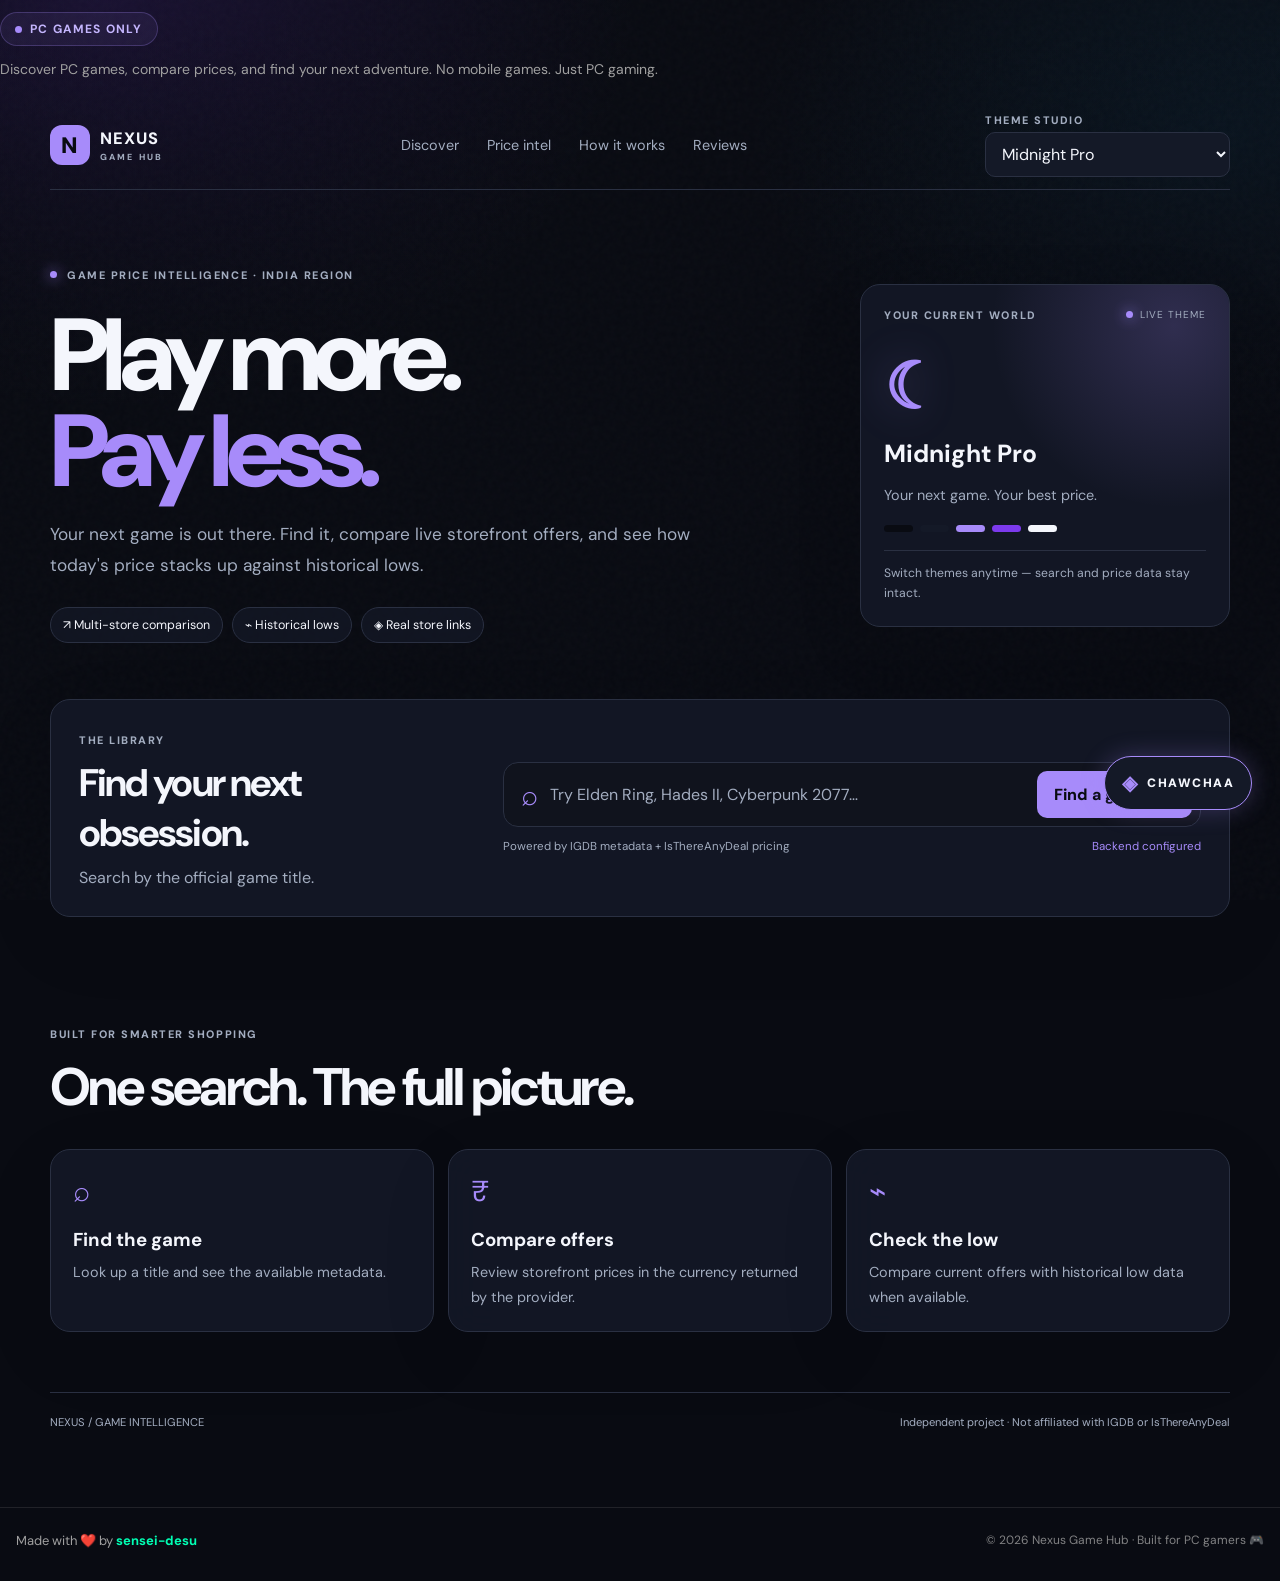
<file: frontend/index.html>
<!doctype html>
<html lang="en">
<head>
  <meta charset="utf-8"><meta name="viewport" content="width=device-width,initial-scale=1">
  <meta name="theme-color" content="#090b12">
  <title>Nexus Game Hub — Game Price Intelligence</title>
  <link rel="preconnect" href="https://fonts.googleapis.com">
  <link rel="preconnect" href="https://fonts.gstatic.com" crossorigin>
  <link href="https://fonts.googleapis.com/css2?family=DM+Sans:wght@400;500;600;700;800&family=Space+Grotesk:wght@400;500;600;700&family=Cinzel:wght@500;600;700&display=swap" rel="stylesheet">
  <link rel="stylesheet" href="styles.css">
  <script src="themes.js" defer></script>
  <script src="app.js" defer></script>
</head>
  <div class="pc-games-badge">
    <span class="pc-dot"></span>
    PC GAMES ONLY
</div>

<p class="pc-games-description">
    Discover PC games, compare prices, and find your next adventure.
    No mobile games. Just PC gaming.
</p>
<body data-theme="Midnight Pro">
  <div class="backdrop" aria-hidden="true"></div><div class="grain" aria-hidden="true"></div>
  <header class="nav shell">
    <a class="brand" href="#top" aria-label="Nexus Game Hub home"><span class="brand-mark">N</span><span>NEXUS<small>GAME HUB</small></span></a>
    <nav><a href="#top">Discover</a><a href="#results">Price intel</a><a href="#how">How it works</a><a href="reviews.html">Reviews</a></nav>
    <label class="theme-picker"><span>THEME STUDIO</span><select id="themeSelect" aria-label="Choose a theme"></select></label>
  </header>
  <main id="top" class="shell">
    <section class="hero">
      <div class="hero-copy"><div class="eyebrow"><span class="pulse"></span> GAME PRICE INTELLIGENCE · INDIA REGION</div>
        <h1>Play more.<br><span>Pay less.</span></h1>
        <p class="lede">Your next game is out there. Find it, compare live storefront offers, and see how today's price stacks up against historical lows.</p>
        <div class="hero-pills"><span>↗ Multi-store comparison</span><span>⌁ Historical lows</span><span>◈ Real store links</span></div>
      </div>
      <aside class="theme-card"><div class="theme-card-top"><span class="tiny-label">YOUR CURRENT WORLD</span><span class="live-tag"><i></i> LIVE THEME</span></div><div class="theme-symbol" id="themeSymbol">✦</div><h2 id="themeTitle">Midnight Pro</h2><p id="themeTagline">Your next game. Your best price.</p><div class="palette" id="palette"></div><p class="theme-hint">Switch themes anytime — search and price data stay intact.</p></aside>
    </section>
    <section class="search-panel" aria-label="Search games"><div class="search-intro"><span class="section-index">THE LIBRARY</span><h2>Find your next obsession.</h2><p>Search by the official game title.</p></div>
      <form id="searchForm"><label class="searchbox"><span>⌕</span><input id="gameQuery" name="game" placeholder="Try Elden Ring, Hades II, Cyberpunk 2077…" autocomplete="off" required><button type="submit" id="searchButton">Find a game <b>↗</b></button></label><div class="search-foot"><span>Powered by IGDB metadata + IsThereAnyDeal pricing</span><span id="apiStatus" class="api-status">API not checked</span></div></form>
    </section>
    <section id="searchHistory" class="search-history" aria-label="Recent game searches" hidden>
      <div class="history-heading"><div><span class="section-index">RECENTLY EXPLORED</span><h2>Search history</h2></div><button id="clearHistory" class="history-clear" type="button">Clear history</button></div>
      <div id="historyList" class="history-list"></div>
    </section>
    <div id="notice" class="notice" role="status" hidden></div>
    <section id="results" class="results" aria-live="polite"></section>
    <section id="how" class="how"><div class="section-index">BUILT FOR SMARTER SHOPPING</div><h2>One search. The full picture.</h2><div class="feature-grid"><article><span>⌕</span><h3>Find the game</h3><p>Look up a title and see the available metadata.</p></article><article><span>₹</span><h3>Compare offers</h3><p>Review storefront prices in the currency returned by the provider.</p></article><article><span>⌁</span><h3>Check the low</h3><p>Compare current offers with historical low data when available.</p></article></div></section>
    <footer><span>NEXUS / GAME INTELLIGENCE</span><span>Independent project · Not affiliated with IGDB or IsThereAnyDeal</span></footer>
  </main>
  <button id="matrixToggle" class="matrix-fab" aria-label="Open Chawchaa chat" title="Chat with Chawchaa"><span class="matrix-fab-icon">◈</span><span> CHAWCHAA</span></button>
  <section id="matrixPanel" class="matrix-panel" aria-label="Chawchaa gaming assistant" hidden>
    <header class="matrix-header"><div><span class="matrix-status-dot"></span><strong>CHAWCHAA</strong><small>Gaming intelligence · Ollama Cloud</small></div><button id="matrixClose" class="matrix-close" type="button" aria-label="Close Chawchaa">×</button></header>
    <div id="matrixMessages" class="matrix-messages" aria-live="polite"><div class="matrix-message assistant"><span class="matrix-speaker">CHAWCHAA AI</span><p>Arre bhai, welcome! 🎮 Ask me about PC game lore, gameplay, recommendations, comparisons, requirements, or whether a game is worth your paisa.</p></div></div>
    <div class="matrix-prompts"><button type="button" data-prompt="Compare Elden Ring and Sekiro gameplay">Compare games</button><button type="button" data-prompt="Is Cyberpunk 2077 worth playing?">Game recommendation</button></div>
    <form id="matrixForm" class="matrix-form"><label class="sr-only" for="matrixInput">Ask Chawchaa about a game</label><textarea id="matrixInput" rows="2" maxlength="1200" placeholder="Ask about a game…" required></textarea><button id="matrixSend" type="submit" aria-label="Send message">➤</button></form>
    <p class="matrix-footnote">Gaming topics only · Responses may contain errors</p>
  </section>
</body>
<footer class="site-footer">
    <p>
        Made with ❤️ by
        <a
            href="https://github.com/sensei-desu"
            target="_blank"
            rel="noopener noreferrer"
        >sensei-desu</a>
    </p>
    <span>© 2026 Nexus Game Hub · Built for PC gamers 🎮</span>
</footer></html>
</file>
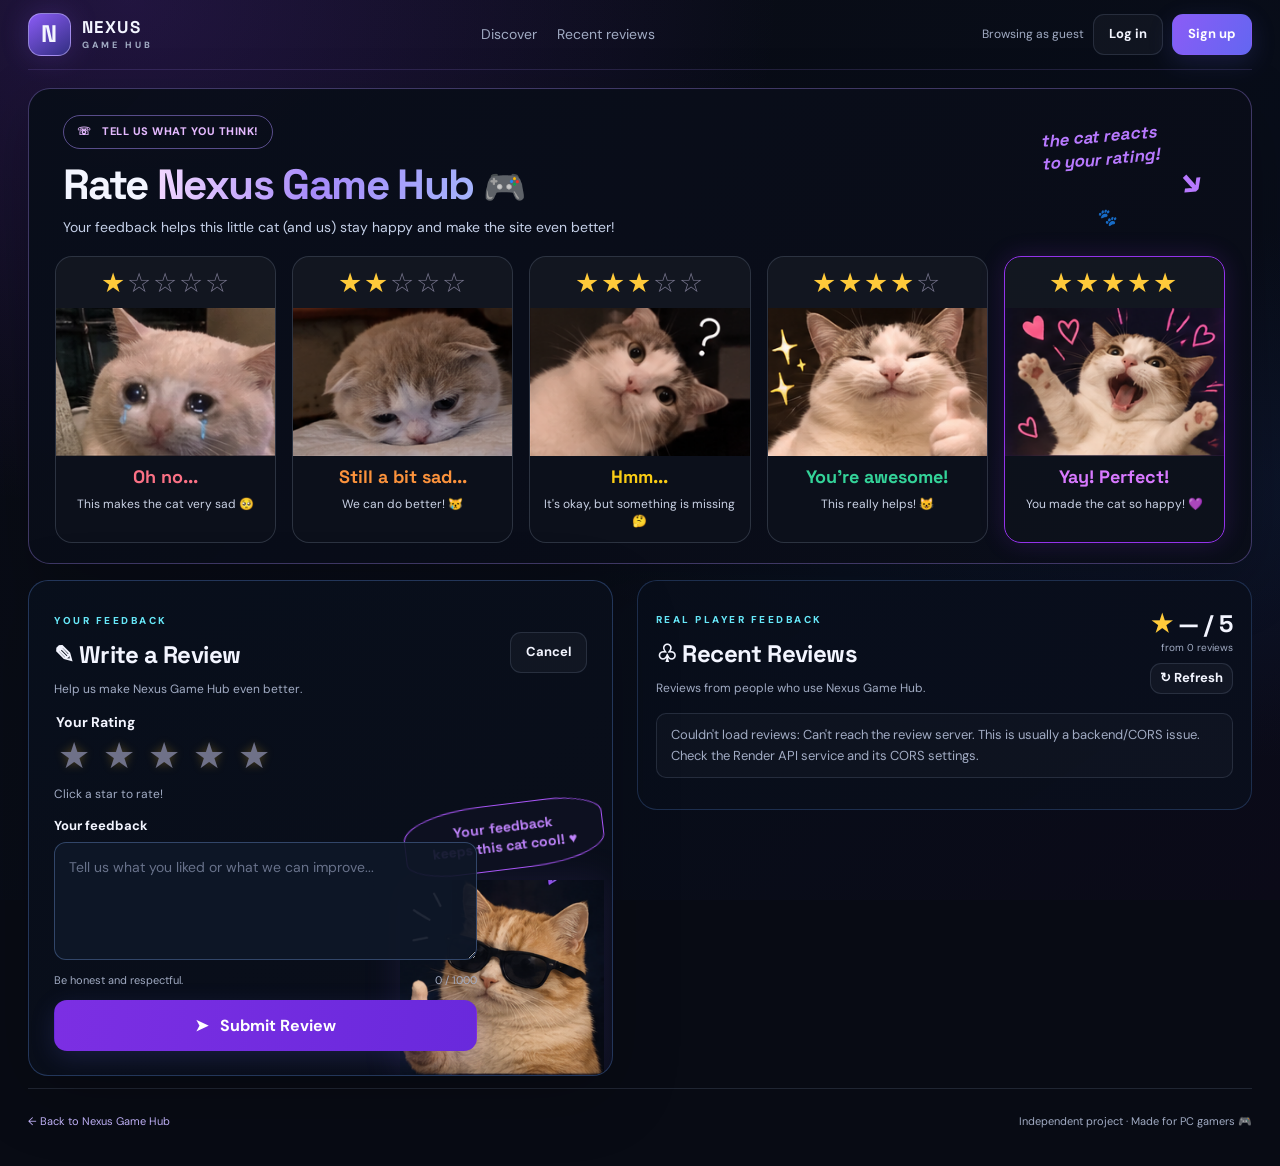
<file: frontend/reviews.html>
<!doctype html>
<html lang="en">
<head>
  <meta charset="utf-8">
  <meta name="viewport" content="width=device-width, initial-scale=1">
  <meta name="theme-color" content="#090b12">
  <title>Reviews — Nexus Game Hub</title>
  <link rel="preconnect" href="https://fonts.googleapis.com">
  <link rel="preconnect" href="https://fonts.gstatic.com" crossorigin>
  <link href="https://fonts.googleapis.com/css2?family=DM+Sans:wght@400;500;600;700;800&family=Space+Grotesk:wght@400;500;600;700&display=swap" rel="stylesheet">
  <link rel="stylesheet" href="reviews.css">
  <script src="reviews.js" defer></script>
</head>
<body>
  <div class="reviews-backdrop"></div>
  <header class="reviews-nav">
    <a class="reviews-brand" href="index.html"><span class="brand-mark">N</span><span>NEXUS<small>GAME HUB</small></span></a>
    <nav><a href="index.html">Discover</a><a href="#community">Recent reviews</a></nav>
    <div class="account-actions">
      <span id="accountStatus">Browsing as guest</span>
      <button id="navLogin" class="button button-quiet" type="button">Log in</button>
      <button id="navSignup" class="button button-primary" type="button">Sign up</button>
      <button id="logoutButton" class="button button-quiet" type="button" hidden>Log out</button>
    </div>
  </header>

  <main class="reviews-main">
    <section class="cat-showcase">
      <div class="showcase-heading">
        <div>
          <span class="eyebrow">☏ &nbsp; TELL US WHAT YOU THINK!</span>
          <h1>Rate <span>Nexus Game Hub</span> <span class="gamepad">🎮</span></h1>
          <p>Your feedback helps this little cat (and us) stay happy and make the site even better!</p>
        </div>
        <div class="paw-note">the cat reacts<br>to your rating! <span>↘</span> 🐾</div>
      </div>
      <div class="rating-gallery">
        <article class="rating-card rating-one" data-rating="1" role="button" tabindex="0" aria-label="Select 1 star rating">
          <div class="gallery-stars">★<span>☆☆☆☆</span></div>
          <img src="assets/cats/cat-1-crying.png" alt="Crying cat for a one-star rating">
          <div class="rating-caption"><strong>Oh no...</strong><p>This makes the cat very sad 🥺</p></div>
        </article>
        <article class="rating-card rating-two" data-rating="2" role="button" tabindex="0" aria-label="Select 2 star rating">
          <div class="gallery-stars">★★<span>☆☆☆</span></div>
          <img src="assets/cats/cat-2-sad.png" alt="Sad cat for a two-star rating">
          <div class="rating-caption"><strong>Still a bit sad...</strong><p>We can do better! 😿</p></div>
        </article>
        <article class="rating-card rating-three" data-rating="3" role="button" tabindex="0" aria-label="Select 3 star rating">
          <div class="gallery-stars">★★★<span>☆☆</span></div>
          <img src="assets/cats/cat-3-confused.png" alt="Confused cat for a three-star rating">
          <div class="rating-caption"><strong>Hmm...</strong><p>It's okay, but something is missing 🤔</p></div>
        </article>
        <article class="rating-card rating-four" data-rating="4" role="button" tabindex="0" aria-label="Select 4 star rating">
          <div class="gallery-stars">★★★★<span>☆</span></div>
          <img src="assets/cats/cat-4-happy.png" alt="Happy cat for a four-star rating">
          <div class="rating-caption"><strong>You're awesome!</strong><p>This really helps! 😺</p></div>
        </article>
        <article class="rating-card rating-five" data-rating="5" role="button" tabindex="0" aria-label="Select 5 star rating">
          <div class="gallery-stars">★★★★★</div>
          <img src="assets/cats/cat-5-celebrating.png" alt="Celebrating cat for a five-star rating">
          <div class="rating-caption"><strong>Yay! Perfect!</strong><p>You made the cat so happy! 💜</p></div>
        </article>
      </div>
    </section>

    <section class="lower-layout">
      <section id="reviewFormSection" class="review-form-card">
        <div class="section-heading">
          <div><span class="eyebrow">YOUR FEEDBACK</span><h2 id="reviewFormTitle">✎ Write a Review</h2><p>Help us make Nexus Game Hub even better.</p></div>
          <button id="cancelReviewButton" class="button button-quiet" type="button">Cancel</button>
        </div>
        <form id="reviewForm">
          <fieldset class="rating-field">
            <legend>Your Rating</legend>
            <div id="catRating" class="cat-rating" role="radiogroup" aria-label="Choose a rating from one to five">
              <button type="button" class="cat-choice" data-rating="1" role="radio" aria-checked="false" aria-label="1 star">★</button>
              <button type="button" class="cat-choice" data-rating="2" role="radio" aria-checked="false" aria-label="2 stars">★</button>
              <button type="button" class="cat-choice" data-rating="3" role="radio" aria-checked="false" aria-label="3 stars">★</button>
              <button type="button" class="cat-choice" data-rating="4" role="radio" aria-checked="false" aria-label="4 stars">★</button>
              <button type="button" class="cat-choice" data-rating="5" role="radio" aria-checked="false" aria-label="5 stars">★</button>
            </div>
            <p id="ratingHint" class="field-hint">Click a star to rate!</p>
          </fieldset>
          <label class="form-label" for="reviewText">Your feedback</label>
          <textarea id="reviewText" minlength="10" maxlength="1000" rows="4" required placeholder="Tell us what you liked or what we can improve..."></textarea>
          <div class="text-counter"><span>Be honest and respectful.</span><span id="characterCount">0 / 1000</span></div>
          <p id="reviewFormMessage" class="form-message" role="status" hidden></p>
          <button id="submitReviewButton" class="button button-primary button-large" type="submit">➤ &nbsp; Submit Review</button>
        </form>
        <div class="hero-cat-wrap"><div class="speech-bubble">Your feedback<br>keeps this cat cool! ♥</div><img class="hero-cat" src="assets/cats/cat-hero-sunglasses.png" alt="Cool orange cat wearing sunglasses and giving a thumbs up"></div>
      </section>

      <section id="authSection" class="auth-card" hidden>
        <div class="section-heading"><div><span class="eyebrow">JOIN THE COMMUNITY</span><h2 id="authTitle">Welcome back</h2></div><button id="closeAuthButton" class="button button-quiet" type="button">Close</button></div>
        <p id="authDescription">Log in to write or edit your review.</p>
        <div class="auth-tabs" role="tablist" aria-label="Account options"><button id="loginTab" class="auth-tab active" type="button" role="tab" aria-selected="true">Log in</button><button id="signupTab" class="auth-tab" type="button" role="tab" aria-selected="false">Create account</button></div>
        <form id="authForm">
          <label class="form-label" for="authUsername">Username</label><input id="authUsername" type="text" minlength="3" maxlength="20" pattern="[A-Za-z0-9_]{3,20}" autocomplete="username" placeholder="e.g. gamer_123" required>
          <label class="form-label" for="authPassword">Password</label><input id="authPassword" type="password" minlength="6" maxlength="128" autocomplete="current-password" placeholder="At least 6 characters" required>
          <p class="field-hint">Usernames: 3–20 letters, numbers, or underscores. Passwords: at least 6 characters.</p>
          <p id="authMessage" class="form-message" role="status" hidden></p><button id="authSubmitButton" class="button button-primary button-large" type="submit">Log in</button>
        </form>
      </section>

      <section id="community" class="community-section">
        <div class="section-heading">
          <div><span class="eyebrow">REAL PLAYER FEEDBACK</span><h2>♧ Recent Reviews</h2><p>Reviews from people who use Nexus Game Hub.</p></div>
          <div class="community-summary"><strong><span class="gold-star">★</span> <span id="averageRating">—</span> / 5</strong><small>from <span id="reviewCount">0</span> reviews</small><button id="refreshReviewsButton" class="button button-quiet" type="button">↻ Refresh</button></div>
        </div>
        <p id="reviewsMessage" class="reviews-message" role="status">Loading reviews…</p>
        <div id="reviewsList" class="reviews-list"></div>
      </section>
    </section>
    <footer class="reviews-footer"><a href="index.html">← Back to Nexus Game Hub</a><span>Independent project · Made for PC gamers 🎮</span></footer>
  </main>
</body>
</html>
</file>
<file: frontend/styles.css>
:root{color-scheme:dark;--bg:#090b12;--panel:#141927;--panel2:#10131d;--text:#f4f6fc;--muted:#a3adc0;--line:#2a3042;--accent:#a78bfa;--deep:#7c3aed;--radius:20px;--font:'DM Sans',sans-serif;--backdrop-a:rgba(124,58,237,.2);--backdrop-b:rgba(14,165,233,.12)}
*{box-sizing:border-box}html{scroll-behavior:smooth}body{margin:0;background:var(--bg);color:var(--text);font-family:var(--font);min-height:100vh;transition:background .3s,color .3s;overflow-x:hidden}a{color:inherit;text-decoration:none}.shell{width:min(1180px,calc(100% - 44px));margin-inline:auto}.backdrop{position:fixed;inset:0;z-index:-2;background:radial-gradient(ellipse at 8% 0%,var(--backdrop-a),transparent 32%),radial-gradient(ellipse at 95% 15%,var(--backdrop-b),transparent 27%),var(--bg);transition:background .35s;pointer-events:none}.backdrop::after{content:"";position:absolute;inset:0;background:linear-gradient(180deg,transparent 0%,var(--bg) 95%);opacity:.65}.grain{position:fixed;inset:0;z-index:-1;pointer-events:none;opacity:.12;background-image:url("data:image/svg+xml,%3Csvg viewBox='0 0 180 180' xmlns='http://www.w3.org/2000/svg'%3E%3Cfilter id='n'%3E%3CfeTurbulence type='fractalNoise' baseFrequency='.9' numOctaves='3' stitchTiles='stitch'/%3E%3C/filter%3E%3Crect width='100%25' height='100%25' filter='url(%23n)' opacity='.2'/%3E%3C/svg%3E")}
.nav{height:88px;display:flex;align-items:center;justify-content:space-between;border-bottom:1px solid var(--line);gap:24px}.brand{display:flex;align-items:center;gap:10px;font-weight:800;letter-spacing:.06em;font-size:1.03rem}.brand small{display:block;font-size:.55rem;letter-spacing:.24em;color:var(--muted);margin-top:2px}.brand-mark{display:grid;place-items:center;width:40px;height:40px;border-radius:12px;color:var(--bg);background:var(--accent);font-size:1.4rem;font-weight:900}.nav nav{display:flex;gap:28px;color:var(--muted);font-size:.9rem}.nav nav a:hover{color:var(--text)}.theme-picker{display:flex;flex-direction:column;gap:5px}.theme-picker span,.tiny-label,.section-index,.eyebrow{font-size:.68rem;letter-spacing:.14em;font-weight:800;color:var(--muted)}select,input,button{font:inherit}.theme-picker select{max-width:245px;color:var(--text);background:var(--panel);border:1px solid var(--line);border-radius:10px;padding:10px 34px 10px 12px;outline:none}.hero{padding:78px 0 56px;display:grid;grid-template-columns:1.35fr .65fr;gap:42px;align-items:center;position:relative}.hero-copy{max-width:720px}.eyebrow{display:flex;align-items:center;gap:10px}.pulse,.live-tag i{width:7px;height:7px;border-radius:50%;background:var(--accent);box-shadow:0 0 14px var(--accent);display:inline-block}.hero h1{font-size:clamp(3.7rem,8vw,7.3rem);line-height:.94;letter-spacing:-.075em;margin:25px 0 20px;font-weight:800}.hero h1 span{color:var(--accent)}.lede{max-width:640px;color:var(--muted);font-size:1.08rem;line-height:1.8}.hero-pills{display:flex;gap:9px;flex-wrap:wrap;margin-top:26px}.hero-pills span{font-size:.78rem;border:1px solid var(--line);border-radius:999px;padding:9px 12px;background:color-mix(in srgb,var(--panel) 75%,transparent)}.theme-card,.search-panel,.feature-grid article,.game-card,.metric,.offer{border:1px solid var(--line);background:color-mix(in srgb,var(--panel) 88%,transparent);backdrop-filter:blur(18px);border-radius:var(--radius);box-shadow:0 22px 80px #00000012}.theme-card{padding:23px;position:relative;overflow:hidden}.theme-card::before{content:"";position:absolute;inset:0;background:radial-gradient(circle at 85% 12%,color-mix(in srgb,var(--accent) 20%,transparent),transparent 42%);pointer-events:none}.theme-card>*{position:relative}.theme-card-top{display:flex;justify-content:space-between;align-items:center;gap:8px}.live-tag{font-size:.63rem;letter-spacing:.1em;color:var(--muted);display:flex;align-items:center;gap:7px}.theme-symbol{font-size:4rem;font-weight:800;letter-spacing:-.1em;color:var(--accent);margin:24px 0 8px;text-shadow:0 0 45px color-mix(in srgb,var(--accent) 30%,transparent)}.theme-card h2{font-size:1.55rem;margin:0}.theme-card p{color:var(--muted);line-height:1.6;font-size:.9rem}.palette{display:flex;gap:7px;margin:18px 0}.palette span{height:7px;width:29px;border-radius:9px;background:var(--swatch)}.theme-hint{border-top:1px solid var(--line);padding-top:13px;margin-bottom:0;font-size:.76rem!important}
.search-panel{padding:28px;display:grid;grid-template-columns:.72fr 1.28fr;gap:32px;align-items:center}.search-intro h2,.how h2{font-size:clamp(1.5rem,3vw,2.4rem);letter-spacing:-.05em;margin:9px 0}.search-intro p{color:var(--muted);margin:0}.searchbox{display:flex;align-items:center;gap:12px;padding:8px;background:var(--panel2);border:1px solid var(--line);border-radius:15px}.searchbox>span{font-size:1.8rem;color:var(--accent);padding-left:9px}.searchbox input{min-width:0;flex:1;background:transparent;border:0;outline:none;color:var(--text);padding:12px 0}.searchbox input::placeholder{color:var(--muted)}button{cursor:pointer;border:0}.searchbox button,.primary{background:var(--accent);color:var(--bg);font-weight:800;border-radius:10px;padding:13px 17px;white-space:nowrap}.searchbox button b{margin-left:12px}.search-foot{display:flex;justify-content:space-between;gap:14px;margin-top:12px;color:var(--muted);font-size:.72rem}.api-status{color:var(--accent)}.notice{padding:15px 18px;border:1px solid var(--line);border-radius:12px;margin:22px 0;background:var(--panel);color:var(--muted)}.notice.error{border-color:#ef444466;color:#ffb4b4}.results{margin-top:35px}.section-head{display:flex;align-items:end;justify-content:space-between;gap:20px;margin:0 0 18px}.section-head h2{margin:6px 0 0;font-size:2rem;letter-spacing:-.05em}.game-card{padding:24px;display:grid;grid-template-columns:145px 1fr;gap:24px}.cover{width:145px;aspect-ratio:3/4;object-fit:cover;border-radius:12px;background:var(--panel2)}.game-title{font-size:1.7rem;margin:0 0 10px}.chips{display:flex;gap:7px;flex-wrap:wrap}.chip{background:var(--panel2);border:1px solid var(--line);color:var(--muted);border-radius:999px;padding:5px 9px;font-size:.72rem}.summary{color:var(--muted);line-height:1.75;max-width:850px}.metric-grid{display:grid;grid-template-columns:repeat(3,1fr);gap:14px;margin:16px 0 26px}.metric{padding:19px}.metric-label{font-size:.7rem;letter-spacing:.12em;color:var(--muted);font-weight:800}.metric-value{font-size:1.75rem;font-weight:800;color:var(--accent);margin:8px 0 3px}.metric-sub{color:var(--muted);font-size:.8rem}.offers-title{font-size:1.35rem;margin:25px 0 13px}.offer{display:grid;grid-template-columns:42px 1fr auto;align-items:center;gap:12px;padding:15px 18px;margin-bottom:9px}.offer-icon{font-size:1.35rem}.offer-name{font-weight:800}.offer-sub{font-size:.78rem;color:var(--muted);margin-top:4px}.discount{display:inline-block;margin-top:5px;font-size:.68rem;font-weight:800;color:#16a34a;background:#16a34a1a;border-radius:5px;padding:3px 6px}.offer-price{text-align:right;font-weight:800;font-size:1.1rem}.buy{display:inline-block;margin-top:7px;padding:8px 11px;background:var(--accent);color:var(--bg);font-size:.75rem;border-radius:8px;font-weight:800}.how{padding:75px 0 60px}.how h2{font-size:clamp(2rem,5vw,3.3rem);margin:12px 0 28px}.feature-grid{display:grid;grid-template-columns:repeat(3,1fr);gap:14px}.feature-grid article{padding:22px}.feature-grid article>span{font-size:1.8rem;color:var(--accent)}.feature-grid h3{margin:17px 0 8px}.feature-grid p{color:var(--muted);line-height:1.7;font-size:.9rem;margin:0}footer{border-top:1px solid var(--line);padding:22px 0 30px;display:flex;justify-content:space-between;gap:18px;color:var(--muted);font-size:.7rem}.settings-fab{position:fixed;right:18px;bottom:18px;width:44px;height:44px;border-radius:50%;background:var(--panel);border:1px solid var(--line);color:var(--text);font-size:1.2rem;box-shadow:0 8px 25px #0003}dialog{width:min(480px,calc(100% - 28px));border:1px solid var(--line);border-radius:20px;background:var(--panel);color:var(--text);padding:0;box-shadow:0 25px 100px #0009}dialog::backdrop{background:#0009;backdrop-filter:blur(6px)}.settings{padding:28px;position:relative}.dialog-close{position:absolute;right:18px;top:14px;background:transparent;color:var(--muted);font-size:1.8rem}.settings h2{margin:10px 0}.settings p{color:var(--muted);line-height:1.6}.settings label{display:block;margin:20px 0 8px;font-size:.8rem}.settings input{width:100%;background:var(--panel2);border:1px solid var(--line);color:var(--text);padding:12px;border-radius:10px;outline:none}.dialog-actions{display:flex;gap:10px;margin-top:14px}.secondary{border:1px solid var(--line);background:var(--panel2);color:var(--text);padding:12px 14px;border-radius:10px}.settings-status{font-size:.8rem;min-height:1em}
/* Background personalities for each theme; standalone art is layered on top when available. */
body[data-backdrop="light"]{--backdrop-a:#2563eb22;--backdrop-b:#38bdf822}body[data-backdrop="midnight"]{--backdrop-a:#7c3aed40;--backdrop-b:#0ea5e922}body[data-backdrop="elden"]{--backdrop-a:#c6a65c35;--backdrop-b:#6b4e1c33}body[data-backdrop="spider"]{--backdrop-a:#f02d3a38;--backdrop-b:#168bff30}body[data-backdrop="pixel"]{--backdrop-a:#ff4fd830;--backdrop-b:#35f2a028}body[data-backdrop="cyber"]{--backdrop-a:#00e5ff32;--backdrop-b:#fcee0a2a}body[data-backdrop="sakura"]{--backdrop-a:#ffb7cd66;--backdrop-b:#ffdae866}body[data-backdrop="kawaii"]{--backdrop-a:#ffbfdd70;--backdrop-b:#beb3ff70}body[data-backdrop="psyduck"]{--backdrop-a:#ffde7555;--backdrop-b:#7ad5ff55}body[data-backdrop="samurai"]{--backdrop-a:#b62e3233;--backdrop-b:#e8e0d022}body[data-backdrop="nordic"]{--backdrop-a:#9bddf433;--backdrop-b:#1e88e533}body[data-backdrop="pastel"]{--backdrop-a:#dccEFF88;--backdrop-b:#a8e6cf55}body[data-backdrop="minecraft"]{--backdrop-a:#72d34b35;--backdrop-b:#429a3533}body[data-backdrop="jujutsu"]{--backdrop-a:#5747d855;--backdrop-b:#e22a5230}body[data-backdrop="library"]{--backdrop-a:#e08c3333;--backdrop-b:#4de2bd28}
body.has-art .backdrop{background-image:linear-gradient(180deg,#090b1270 0%,var(--bg) 100%),var(--theme-art),radial-gradient(ellipse at 8% 0%,var(--backdrop-a),transparent 32%),radial-gradient(ellipse at 95% 15%,var(--backdrop-b),transparent 27%);background-size:cover,cover,auto,auto;background-position:center,center,center,center;background-attachment:fixed,fixed,fixed,fixed}body[data-theme="Pure Light"].has-art .backdrop,body[data-theme="Sakura Dreams"].has-art .backdrop,body[data-theme="Kawaii Anime"].has-art .backdrop,body[data-theme="Psyduck.exe"].has-art .backdrop,body[data-theme="Pastel Dream"].has-art .backdrop{background-image:linear-gradient(180deg,#ffffff45 0%,var(--bg) 100%),var(--theme-art),radial-gradient(ellipse at 8% 0%,var(--backdrop-a),transparent 32%)}
@media(max-width:850px){.nav{height:auto;padding:17px 0;flex-wrap:wrap}.nav nav{order:3;width:100%;gap:18px}.hero{grid-template-columns:1fr;padding:55px 0 35px}.theme-card{max-width:520px}.search-panel{grid-template-columns:1fr;gap:20px}.searchbox{flex-wrap:wrap}.searchbox input{min-width:180px}.searchbox button{margin-left:auto}.game-card{grid-template-columns:100px 1fr}.cover{width:100px}.metric-grid{grid-template-columns:1fr}.feature-grid{grid-template-columns:1fr}footer{flex-direction:column}.search-foot{flex-direction:column}.offer{grid-template-columns:30px 1fr}.offer-price{grid-column:2;text-align:left}.offer-price .buy{margin-right:6px}}
@media(max-width:480px){.shell{width:min(100% - 26px,1180px)}.nav nav{font-size:.82rem;gap:14px}.theme-picker{width:100%}.theme-picker select{max-width:none}.hero h1{font-size:3.8rem}.search-panel{padding:18px}.searchbox button{width:100%}.game-card{padding:15px;grid-template-columns:1fr}.cover{width:115px}.game-title{font-size:1.45rem}.metric-value{font-size:1.5rem}}

/* Theme-specific cursor pointers. Text fields retain the normal text caret. */
body[data-cursor="Pure Light"], body[data-cursor="Pure Light"] button, body[data-cursor="Pure Light"] a, body[data-cursor="Pure Light"] select { cursor: url("[data-uri]") 4 2, pointer; }
body[data-cursor="Midnight Pro"], body[data-cursor="Midnight Pro"] button, body[data-cursor="Midnight Pro"] a, body[data-cursor="Midnight Pro"] select { cursor: url("[data-uri]") 4 2, pointer; }
body[data-cursor="Elden Ring — The Lands Between"], body[data-cursor="Elden Ring — The Lands Between"] button, body[data-cursor="Elden Ring — The Lands Between"] a, body[data-cursor="Elden Ring — The Lands Between"] select { cursor: url("[data-uri]") 4 2, pointer; }
body[data-cursor="Spider-Verse"], body[data-cursor="Spider-Verse"] button, body[data-cursor="Spider-Verse"] a, body[data-cursor="Spider-Verse"] select { cursor: url("[data-uri]") 4 2, pointer; }
body[data-cursor="Pixel Arcade"], body[data-cursor="Pixel Arcade"] button, body[data-cursor="Pixel Arcade"] a, body[data-cursor="Pixel Arcade"] select { cursor: url("[data-uri]") 4 2, pointer; }
body[data-cursor="Cyberpunk 2077"], body[data-cursor="Cyberpunk 2077"] button, body[data-cursor="Cyberpunk 2077"] a, body[data-cursor="Cyberpunk 2077"] select { cursor: url("[data-uri]") 4 2, pointer; }
body[data-cursor="Sakura Dreams"], body[data-cursor="Sakura Dreams"] button, body[data-cursor="Sakura Dreams"] a, body[data-cursor="Sakura Dreams"] select { cursor: url("[data-uri]") 4 2, pointer; }
body[data-cursor="Kawaii Anime"], body[data-cursor="Kawaii Anime"] button, body[data-cursor="Kawaii Anime"] a, body[data-cursor="Kawaii Anime"] select { cursor: url("[data-uri]") 4 2, pointer; }
body[data-cursor="Psyduck.exe"], body[data-cursor="Psyduck.exe"] button, body[data-cursor="Psyduck.exe"] a, body[data-cursor="Psyduck.exe"] select { cursor: url("[data-uri]") 4 2, pointer; }
body[data-cursor="Samurai Ink"], body[data-cursor="Samurai Ink"] button, body[data-cursor="Samurai Ink"] a, body[data-cursor="Samurai Ink"] select { cursor: url("[data-uri]") 4 2, pointer; }
body[data-cursor="Nordic Frost"], body[data-cursor="Nordic Frost"] button, body[data-cursor="Nordic Frost"] a, body[data-cursor="Nordic Frost"] select { cursor: url("[data-uri]") 4 2, pointer; }
body[data-cursor="Pastel Dream"], body[data-cursor="Pastel Dream"] button, body[data-cursor="Pastel Dream"] a, body[data-cursor="Pastel Dream"] select { cursor: url("[data-uri]") 4 2, pointer; }
body[data-cursor="Minecraft World"], body[data-cursor="Minecraft World"] button, body[data-cursor="Minecraft World"] a, body[data-cursor="Minecraft World"] select { cursor: url("[data-uri]") 4 2, pointer; }
body[data-cursor="Jujutsu Kaisen — Cursed Energy"], body[data-cursor="Jujutsu Kaisen — Cursed Energy"] button, body[data-cursor="Jujutsu Kaisen — Cursed Energy"] a, body[data-cursor="Jujutsu Kaisen — Cursed Energy"] select { cursor: url("[data-uri]") 4 2, pointer; }
body[data-cursor="Gamer's Library"], body[data-cursor="Gamer's Library"] button, body[data-cursor="Gamer's Library"] a, body[data-cursor="Gamer's Library"] select { cursor: url("[data-uri]") 4 2, pointer; }
input, textarea { cursor: text !important; }


/* Persistent recent game searches */
.search-history{margin-top:24px;padding:22px;border:1px solid var(--line);border-radius:var(--radius);background:color-mix(in srgb,var(--panel) 88%,transparent);backdrop-filter:blur(18px)}
.search-history[hidden]{display:none}
.history-heading{display:flex;align-items:center;justify-content:space-between;gap:16px;margin-bottom:14px}
.history-heading h2{font-size:1.35rem;letter-spacing:-.04em;margin:6px 0 0}
.history-clear{border:1px solid var(--line);border-radius:9px;padding:9px 12px;background:var(--panel2);color:var(--muted);font-size:.78rem}
.history-clear:hover,.history-remove:hover{color:var(--text);border-color:var(--accent)}
.history-list{display:grid;grid-template-columns:repeat(2,minmax(0,1fr));gap:8px}
.history-item{display:flex;align-items:center;gap:7px;min-width:0}
.history-replay{display:flex;align-items:center;gap:10px;flex:1;min-width:0;text-align:left;padding:11px 12px;border:1px solid var(--line);border-radius:10px;background:var(--panel2);color:var(--text)}
.history-replay:hover{border-color:var(--accent);transform:translateY(-1px)}
.history-game-icon{flex-shrink:0}.history-game-name{overflow:hidden;text-overflow:ellipsis;white-space:nowrap;font-size:.85rem}.history-open{margin-left:auto;color:var(--accent)}
.history-remove{flex-shrink:0;width:34px;height:38px;border:1px solid var(--line);border-radius:9px;background:transparent;color:var(--muted);font-size:1.2rem}
@media(max-width:700px){.history-list{grid-template-columns:1fr}.search-history{padding:16px}.history-heading h2{font-size:1.15rem}}

/* Chawchaa floating gaming assistant */
.matrix-fab{position:fixed;right:76px;bottom:18px;z-index:30;display:flex;align-items:center;gap:9px;padding:13px 17px;border:1px solid var(--accent);border-radius:999px;background:var(--panel);color:var(--text);font-size:.76rem;font-weight:900;letter-spacing:.12em;box-shadow:0 0 24px color-mix(in srgb,var(--accent) 25%,transparent);}
.matrix-fab-icon{color:var(--accent);font-size:1.25rem}.matrix-fab:hover{transform:translateY(-2px);box-shadow:0 0 32px color-mix(in srgb,var(--accent) 42%,transparent)}
.matrix-panel{position:fixed;right:20px;bottom:78px;z-index:40;width:min(410px,calc(100vw - 28px));height:min(610px,calc(100vh - 110px));display:flex;flex-direction:column;overflow:hidden;border:1px solid var(--accent);border-radius:18px;background:var(--panel);color:var(--text);box-shadow:0 20px 80px #0009,0 0 30px color-mix(in srgb,var(--accent) 17%,transparent);}
.matrix-panel[hidden]{display:none}.matrix-header{display:flex;align-items:center;justify-content:space-between;padding:16px 18px;border-bottom:1px solid var(--line);background:color-mix(in srgb,var(--accent) 10%,var(--panel))}.matrix-header strong{letter-spacing:.16em}.matrix-header small{display:block;margin:5px 0 0 16px;color:var(--muted);font-size:.7rem}.matrix-status-dot{display:inline-block;width:7px;height:7px;margin-right:9px;border-radius:50%;background:#35f29a;box-shadow:0 0 12px #35f29a}.matrix-close{font-size:1.7rem;background:transparent;color:var(--muted);padding:0 5px}.matrix-messages{flex:1;overflow:auto;padding:15px;display:flex;flex-direction:column;gap:12px}.matrix-message{max-width:94%;padding:11px 13px;border:1px solid var(--line);border-radius:12px;background:var(--panel2);overflow-wrap:anywhere}.matrix-message p{margin:0;white-space:pre-wrap;line-height:1.6;font-size:.88rem}.matrix-message.assistant{align-self:flex-start;border-left:2px solid var(--accent)}.matrix-message.user{align-self:flex-end;background:color-mix(in srgb,var(--accent) 14%,var(--panel));border-color:color-mix(in srgb,var(--accent) 45%,var(--line))}.matrix-speaker{display:block;margin-bottom:6px;color:var(--accent);font-size:.62rem;font-weight:900;letter-spacing:.14em}.matrix-waiting p{color:var(--muted)}.matrix-prompts{display:flex;gap:7px;padding:0 14px 10px;flex-wrap:wrap}.matrix-prompts button{padding:7px 9px;border:1px solid var(--line);border-radius:999px;background:var(--panel2);color:var(--muted);font-size:.7rem}.matrix-prompts button:hover{border-color:var(--accent);color:var(--text)}.matrix-form{display:flex;align-items:end;gap:8px;padding:12px;border-top:1px solid var(--line)}.matrix-form textarea{flex:1;min-width:0;resize:vertical;max-height:110px;padding:11px;border:1px solid var(--line);border-radius:10px;background:var(--panel2);color:var(--text);font:inherit;font-size:.85rem;outline-color:var(--accent)}.matrix-form button{width:42px;height:42px;flex-shrink:0;border-radius:10px;background:var(--accent);color:var(--bg);font-size:1.1rem;font-weight:900}.matrix-form button:disabled{opacity:.5;cursor:wait}.matrix-footnote{margin:0;padding:0 14px 12px;color:var(--muted);font-size:.65rem}.sr-only{position:absolute;width:1px;height:1px;padding:0;margin:-1px;overflow:hidden;clip:rect(0,0,0,0);white-space:nowrap;border:0}
@media(max-width:700px){.matrix-fab{right:70px;bottom:14px;padding:12px}.matrix-panel{right:10px;bottom:68px;height:min(590px,calc(100vh - 85px));}.matrix-fab span:last-child{display:none}}
/* PC Games Only Badge — Premium Dark */
.pc-games-badge {
    display: inline-flex;
    align-items: center;
    gap: 8px;
    margin: 12px 0;
    padding: 8px 14px;
    border: 1px solid rgba(167, 139, 250, 0.25);
    border-radius: 999px;
    background: rgba(167, 139, 250, 0.08);
    color: #c4b5fd;
    font-size: 12px;
    font-weight: 700;
    letter-spacing: 1.2px;
}

.pc-dot {
    width: 7px;
    height: 7px;
    flex-shrink: 0;
    border-radius: 50%;
    background: #a78bfa;
}

.pc-games-description {
    margin: 0 0 20px;
    color: var(--text-secondary, #a0a0a0);
    font-size: 14px;
    line-height: 1.7;
}

/* Website Footer */
.site-footer {
    width: 100%;
    box-sizing: border-box;
    margin-top: 48px;
    padding: 24px 16px;
    border-top: 1px solid rgba(128, 128, 128, 0.2);
    text-align: center;
    color: var(--text-secondary, #a0a0a0);
    font-size: 13px;
}

.site-footer p {
    margin: 0 0 8px;
}

.site-footer a {
    color: var(--accent-color, #00ffb4);
    font-weight: 700;
    text-decoration: none;
    transition: opacity 0.2s ease;
}

.site-footer a:hover {
    opacity: 0.75;
    text-decoration: underline;
}

.site-footer span {
    display: block;
    font-size: 12px;
    opacity: 0.8;
}
/* Reposition Chawchaa AI floating button */
#matrixToggle {
    right: 28px !important;
    bottom: 90px !important;
}

/* PC system requirements: side-by-side layout */
.requirements-grid {
  display: grid;
  grid-template-columns: repeat(2, minmax(0, 1fr));
  gap: 16px;
  align-items: start;
}

.requirements-grid > h3 {
  grid-column: 1 / -1;
  margin: 0;
}

.requirements-grid .requirements-card {
  margin-top: 0;
  min-width: 0;
}

/* Stack the cards on smaller screens */
@media (max-width: 700px) {
  .requirements-grid {
    grid-template-columns: 1fr;
  }

  .requirements-grid > h3 {
    grid-column: auto;
  }
}
</file>
<file: frontend/reviews.css>
:root {
  color-scheme: dark;
  --bg: #090b12;
  --panel: rgba(19, 23, 37, 0.92);
  --panel-light: #171c2b;
  --border: rgba(157, 170, 205, 0.17);
  --text: #f3f5ff;
  --muted: #a1abc3;
  --accent: #a78bfa;
  --accent-bright: #c4b5fd;
  --cyan: #67e8f9;
  --success: #86efac;
  --danger: #fda4af;
  --radius: 20px;
}

* {
  box-sizing: border-box;
}

html {
  scroll-behavior: smooth;
}

body {
  margin: 0;
  min-height: 100vh;
  background: var(--bg);
  color: var(--text);
  font-family: "DM Sans", sans-serif;
  line-height: 1.6;
}

button,
input,
textarea {
  font: inherit;
}

button {
  cursor: pointer;
}

button:focus-visible,
a:focus-visible,
input:focus-visible,
textarea:focus-visible {
  outline: 2px solid var(--cyan);
  outline-offset: 3px;
}

a {
  color: inherit;
  text-decoration: none;
}

[hidden] {
  display: none !important;
}

.reviews-backdrop {
  position: fixed;
  z-index: -1;
  inset: 0;
  pointer-events: none;
  background:
    radial-gradient(ellipse at 15% 0%, rgba(124, 58, 237, 0.17), transparent 38%),
    radial-gradient(ellipse at 90% 35%, rgba(6, 182, 212, 0.09), transparent 35%),
    linear-gradient(180deg, #0c0e19, var(--bg) 55%);
}

.reviews-nav {
  width: min(1180px, calc(100% - 40px));
  min-height: 84px;
  margin: auto;
  display: flex;
  align-items: center;
  justify-content: space-between;
  gap: 24px;
  border-bottom: 1px solid var(--border);
}

.reviews-brand {
  display: inline-flex;
  align-items: center;
  gap: 11px;
  font-family: "Space Grotesk", sans-serif;
  font-size: 17px;
  font-weight: 800;
  letter-spacing: 1.4px;
  line-height: 1.1;
}

.reviews-brand small {
  display: block;
  margin-top: 5px;
  color: var(--muted);
  font-family: "DM Sans", sans-serif;
  font-size: 9px;
  letter-spacing: 3px;
}

.brand-mark {
  display: grid;
  place-items: center;
  width: 43px;
  height: 43px;
  border: 1px solid rgba(196, 181, 253, 0.6);
  border-radius: 13px;
  background: linear-gradient(145deg, #8b5cf6, #312e81);
  box-shadow: 0 0 28px rgba(139, 92, 246, 0.22);
  font-size: 24px;
}

.reviews-nav nav,
.account-actions {
  display: flex;
  align-items: center;
  gap: 20px;
}

.reviews-nav nav a {
  color: var(--muted);
  font-size: 14px;
  transition: color 0.2s ease;
}

.reviews-nav nav a:hover,
.reviews-nav nav a[aria-current="page"] {
  color: var(--accent-bright);
}

.account-actions {
  gap: 9px;
}

#accountStatus {
  max-width: 135px;
  overflow: hidden;
  color: var(--muted);
  font-size: 12px;
  text-overflow: ellipsis;
  white-space: nowrap;
}

.button {
  display: inline-flex;
  align-items: center;
  justify-content: center;
  gap: 8px;
  min-height: 40px;
  padding: 9px 15px;
  border: 1px solid var(--border);
  border-radius: 11px;
  color: var(--text);
  background: rgba(255, 255, 255, 0.035);
  font-size: 13px;
  font-weight: 700;
  transition: transform 0.18s ease, border-color 0.18s ease, background 0.18s ease;
}

.button:hover {
  transform: translateY(-1px);
  border-color: rgba(196, 181, 253, 0.55);
}

.button-primary {
  border-color: transparent;
  background: linear-gradient(120deg, #8b5cf6, #6366f1);
  box-shadow: 0 7px 24px rgba(99, 102, 241, 0.17);
  color: white;
}

.button-primary:hover {
  background: linear-gradient(120deg, #9b6dff, #7778ff);
}

.button-quiet:hover {
  background: rgba(255, 255, 255, 0.075);
}

.button-large {
  min-height: 48px;
  padding: 12px 21px;
  border-radius: 13px;
  font-size: 14px;
}

.reviews-main {
  width: min(1000px, calc(100% - 40px));
  margin: auto;
}

.reviews-hero {
  padding: 85px 0 56px;
  text-align: center;
}

.eyebrow {
  color: var(--cyan);
  font-size: 10px;
  font-weight: 800;
  letter-spacing: 2.5px;
}

.reviews-hero h1 {
  margin: 17px 0;
  font-family: "Space Grotesk", sans-serif;
  font-size: clamp(40px, 6vw, 68px);
  font-weight: 700;
  letter-spacing: -2.5px;
  line-height: 1.1;
}

.reviews-hero h1 span {
  color: transparent;
  background: linear-gradient(100deg, var(--accent-bright), var(--cyan));
  background-clip: text;
  -webkit-background-clip: text;
}

.reviews-hero > p {
  max-width: 590px;
  margin: 0 auto;
  color: var(--muted);
  font-size: 15px;
}

.review-stats {
  display: flex;
  justify-content: center;
  gap: 16px;
  margin: 32px 0;
}

.review-stats article {
  display: flex;
  min-width: 170px;
  flex-direction: column;
  gap: 2px;
  padding: 17px 24px;
  border: 1px solid var(--border);
  border-radius: 16px;
  background: rgba(20, 24, 39, 0.65);
}

.review-stats strong {
  font-family: "Space Grotesk", sans-serif;
  font-size: 28px;
}

.review-stats span {
  color: var(--muted);
  font-size: 11px;
}

.write-review-wrap {
  margin-top: 25px;
}

.write-review-wrap p {
  margin: 12px 0 0;
  color: var(--muted);
  font-size: 12px;
}

.review-form-card,
.auth-card {
  margin: 0 0 42px;
  padding: 28px;
  border: 1px solid rgba(167, 139, 250, 0.28);
  border-radius: var(--radius);
  background: var(--panel);
  box-shadow: 0 20px 70px rgba(0, 0, 0, 0.2);
}

.section-heading {
  display: flex;
  align-items: center;
  justify-content: space-between;
  gap: 18px;
  margin-bottom: 24px;
}

.section-heading h2 {
  margin: 5px 0;
  font-family: "Space Grotesk", sans-serif;
  font-size: clamp(22px, 3vw, 30px);
  letter-spacing: -0.6px;
}

.section-heading p {
  margin: 3px 0 0;
  color: var(--muted);
  font-size: 13px;
}

.rating-field {
  min-width: 0;
  margin: 0 0 27px;
  padding: 0;
  border: 0;
}

.rating-field legend {
  margin-bottom: 14px;
  font-size: 14px;
  font-weight: 700;
}

.cat-rating {
  display: grid;
  grid-template-columns: repeat(5, minmax(0, 1fr));
  gap: 11px;
}

.cat-choice {
  display: flex;
  min-height: 116px;
  flex-direction: column;
  align-items: center;
  justify-content: center;
  gap: 6px;
  padding: 12px 5px;
  border: 1px solid var(--border);
  border-radius: 15px;
  background: rgba(255, 255, 255, 0.025);
  transition: 0.18s ease;
}

.cat-choice:hover {
  transform: translateY(-3px);
  border-color: rgba(196, 181, 253, 0.6);
  background: rgba(167, 139, 250, 0.08);
}

.cat-choice.selected {
  border-color: var(--accent);
  background: rgba(139, 92, 246, 0.16);
  box-shadow: inset 0 0 0 1px rgba(167, 139, 250, 0.16), 0 0 22px rgba(139, 92, 246, 0.1);
}

.cat-face {
  font-size: 32px;
  line-height: 1.2;
}

.cat-stars {
  color: #fbbf24;
  font-size: 12px;
  letter-spacing: 1px;
}

.field-hint {
  margin: 9px 0 0;
  color: var(--muted);
  font-size: 12px;
}

.form-label {
  display: block;
  margin: 15px 0 8px;
  font-size: 13px;
  font-weight: 700;
}

textarea,
input {
  width: 100%;
  padding: 13px 14px;
  border: 1px solid var(--border);
  border-radius: 12px;
  background: #0d101a;
  color: var(--text);
  font-size: 14px;
}

textarea {
  min-height: 125px;
  resize: vertical;
}

textarea::placeholder,
input::placeholder {
  color: #68728b;
}

.text-counter {
  display: flex;
  justify-content: space-between;
  gap: 12px;
  margin: 7px 0 18px;
  color: var(--muted);
  font-size: 11px;
}

.form-message,
.reviews-message {
  margin: 15px 0;
  padding: 11px 14px;
  border: 1px solid var(--border);
  border-radius: 10px;
  color: var(--muted);
  background: rgba(255, 255, 255, 0.025);
  font-size: 13px;
}

.form-message.error {
  border-color: rgba(253, 164, 175, 0.35);
  color: var(--danger);
}

.form-message.success {
  border-color: rgba(134, 239, 172, 0.35);
  color: var(--success);
}

.auth-card {
  max-width: 560px;
  margin-right: auto;
  margin-left: auto;
}

.auth-tabs {
  display: grid;
  grid-template-columns: 1fr 1fr;
  gap: 5px;
  margin: 20px 0;
  padding: 5px;
  border: 1px solid var(--border);
  border-radius: 12px;
  background: #0d101a;
}

.auth-tab {
  min-height: 39px;
  border: 0;
  border-radius: 8px;
  background: transparent;
  color: var(--muted);
  font-size: 13px;
  font-weight: 700;
}

.auth-tab.active {
  background: var(--panel-light);
  color: var(--text);
}

.auth-card form > .button {
  width: 100%;
  margin-top: 16px;
}

.community-section {
  padding: 34px 0 55px;
}

.reviews-list {
  display: grid;
  grid-template-columns: repeat(2, minmax(0, 1fr));
  gap: 16px;
}

.review-card {
  min-width: 0;
  padding: 22px;
  border: 1px solid var(--border);
  border-radius: 17px;
  background: linear-gradient(145deg, rgba(24, 29, 45, 0.9), rgba(13, 16, 26, 0.9));
  transition: transform 0.18s ease, border-color 0.18s ease;
}

.review-card:hover {
  transform: translateY(-2px);
  border-color: rgba(167, 139, 250, 0.35);
}

.review-card-top {
  display: flex;
  align-items: flex-start;
  justify-content: space-between;
  gap: 12px;
}

.reviewer-identity {
  display: flex;
  min-width: 0;
  align-items: center;
  gap: 11px;
}

.reviewer-avatar {
  display: grid;
  width: 43px;
  height: 43px;
  flex: 0 0 43px;
  place-items: center;
  border: 1px solid rgba(167, 139, 250, 0.3);
  border-radius: 13px;
  background: rgba(139, 92, 246, 0.12);
  font-size: 21px;
}

.reviewer-name {
  overflow-wrap: anywhere;
  font-size: 14px;
  font-weight: 800;
}

.review-date {
  display: block;
  margin-top: 2px;
  color: var(--muted);
  font-size: 11px;
}

.review-rating {
  color: #fbbf24;
  font-size: 13px;
  letter-spacing: 1px;
  white-space: nowrap;
}

.review-cat {
  margin-top: 15px;
  font-size: 24px;
}

.review-text {
  margin: 8px 0 0;
  color: #d5daeb;
  font-size: 13px;
  overflow-wrap: anywhere;
  white-space: pre-wrap;
}

.review-card-actions {
  display: flex;
  justify-content: flex-end;
  margin-top: 17px;
}

.review-card-actions .button {
  min-height: 33px;
  padding: 6px 11px;
  font-size: 11px;
}

.empty-reviews {
  grid-column: 1 / -1;
  padding: 38px 20px;
  border: 1px dashed var(--border);
  border-radius: 16px;
  color: var(--muted);
  text-align: center;
}

.reviews-footer {
  display: flex;
  align-items: center;
  justify-content: space-between;
  gap: 18px;
  padding: 24px 0 35px;
  border-top: 1px solid var(--border);
  color: var(--muted);
  font-size: 11px;
}

.reviews-footer a {
  color: var(--accent-bright);
}

@media (max-width: 760px) {
  .reviews-nav {
    flex-wrap: wrap;
    gap: 13px;
    padding: 15px 0;
  }

  .reviews-nav nav {
    order: 3;
    width: 100%;
    justify-content: center;
    padding: 9px 0 0;
    border-top: 1px solid var(--border);
  }

  .account-actions {
    margin-left: auto;
  }

  #accountStatus {
    display: none;
  }

  .reviews-hero {
    padding-top: 57px;
  }

  .reviews-list {
    grid-template-columns: 1fr;
  }

  .review-form-card,
  .auth-card {
    padding: 20px;
  }
}

@media (max-width: 480px) {
  .reviews-main,
  .reviews-nav {
    width: calc(100% - 26px);
  }

  .reviews-brand {
    font-size: 14px;
  }

  .brand-mark {
    width: 37px;
    height: 37px;
  }

  .account-actions {
    gap: 5px;
  }

  .account-actions .button {
    min-height: 35px;
    padding: 7px 9px;
    font-size: 11px;
  }

  .reviews-hero h1 {
    letter-spacing: -1.5px;
  }

  .review-stats {
    gap: 8px;
  }

  .review-stats article {
    min-width: 0;
    flex: 1;
    padding: 13px 9px;
  }

  .cat-rating {
    gap: 5px;
  }

  .cat-choice {
    min-height: 91px;
    border-radius: 11px;
  }

  .cat-face {
    font-size: 25px;
  }

  .cat-stars {
    font-size: 9px;
    letter-spacing: 0;
  }

  .section-heading {
    align-items: flex-start;
  }

  .reviews-footer {
    flex-direction: column;
    align-items: flex-start;
  }

  .review-card {
    padding: 17px;
  }
}

@media (prefers-reduced-motion: reduce) {
  *,
  *::before,
  *::after {
    scroll-behavior: auto !important;
    transition-duration: 0.01ms !important;
    animation-duration: 0.01ms !important;
  }
}
/* ===== Neon cat-review redesign ===== */
body { background:#080b14; }
.reviews-backdrop {
  background:
    radial-gradient(ellipse at 10% 0%, rgba(120,54,219,.22), transparent 40%),
    radial-gradient(ellipse at 95% 55%, rgba(30,80,155,.13), transparent 38%),
    linear-gradient(135deg,#090b13,#080d19 65%,#0b0a18);
}
.reviews-nav { width:min(1440px,calc(100% - 56px)); min-height:70px; border-bottom-color:rgba(167,139,250,.17); }
.reviews-main { width:min(1440px,calc(100% - 56px)); }
.cat-showcase { margin:18px 0 16px; padding:26px 26px 20px; border:1px solid rgba(167,139,250,.34); border-radius:22px; background:linear-gradient(130deg,rgba(9,14,26,.97),rgba(10,13,24,.94)); box-shadow:0 20px 60px rgba(0,0,0,.22); }
.showcase-heading { display:flex; align-items:center; justify-content:space-between; gap:22px; padding:0 8px 18px; }
.showcase-heading .eyebrow { display:inline-flex; padding:7px 13px; border:1px solid rgba(167,139,250,.5); border-radius:999px; color:#e5b9ff; letter-spacing:.5px; font-size:11px; }
.showcase-heading h1 { margin:12px 0 4px; font:700 clamp(29px,3.3vw,44px)/1.12 "Space Grotesk",sans-serif; letter-spacing:-1.6px; }
.showcase-heading h1 span:first-child { background:linear-gradient(100deg,#f4d9ff,#a78bfa,#a5b4fc); color:transparent; background-clip:text; -webkit-background-clip:text; }
.showcase-heading p { margin:8px 0 0; color:#c5d0e8; font-size:14px; }
.gamepad { color:#d5a7ff; font-size:.82em; }
.paw-note { flex:0 0 230px; color:#b879ff; font:700 17px/1.35 "Space Grotesk",sans-serif; font-style:italic; transform:rotate(-5deg); text-align:center; }
.paw-note span { display:block; font-size:35px; line-height:1; text-align:right; padding-right:18px; }
.rating-gallery { display:grid; grid-template-columns:repeat(5,minmax(0,1fr)); gap:16px; }
.rating-card { min-width:0; overflow:hidden; border:1px solid rgba(160,171,202,.22); border-radius:17px; background:rgba(13,17,28,.95); text-align:center; transition:transform .2s,border-color .2s,box-shadow .2s; }
.rating-card:hover { transform:translateY(-3px); }
.rating-card img { display:block; width:100%; aspect-ratio:1.48/1; object-fit:cover; }
.gallery-stars { min-height:51px; display:flex; align-items:center; justify-content:center; color:#ffca3a; font-size:27px; letter-spacing:2px; background:rgba(255,255,255,.025); white-space:nowrap; }
.gallery-stars span { color:#77758d; }
.rating-caption { min-height:80px; padding:9px 8px 12px; }
.rating-caption strong { font:700 18px "Space Grotesk",sans-serif; }
.rating-caption p { margin:5px 0 0; color:#c9d1e4; font-size:12px; line-height:1.4; }
.rating-one .rating-caption strong { color:#fb7185; }
.rating-two .rating-caption strong { color:#fb923c; }
.rating-three .rating-caption strong { color:#facc15; }
.rating-four .rating-caption strong { color:#34d399; }
.rating-five { border-color:#9333ea; box-shadow:0 0 24px rgba(147,51,234,.18); }
.rating-five .rating-caption strong { color:#d879ff; }
.lower-layout { display:grid; grid-template-columns:minmax(0, .95fr) minmax(0,1fr); gap:24px; align-items:start; }
.review-form-card { position:relative; min-width:0; min-height:475px; margin:0; padding:25px 25px 24px; overflow:hidden; border-color:rgba(76,115,186,.4); background:linear-gradient(145deg,rgba(8,15,28,.98),rgba(10,14,26,.96)); }
.review-form-card form { position:relative; z-index:2; max-width:calc(100% - 110px); }
.review-form-card .section-heading { position:relative; z-index:2; margin-bottom:12px; }
.review-form-card .section-heading h2, .community-section .section-heading h2 { font-size:24px; }
.review-form-card .section-heading p { font-size:12px; }
.cat-rating { display:flex; gap:5px; align-items:center; }
.cat-choice { display:grid; place-items:center; min-height:40px; min-width:40px; padding:0; border:0; border-radius:9px; background:transparent; color:#fbbf24; font-size:36px; line-height:1; text-shadow:0 0 10px rgba(251,191,36,.28); }
.cat-choice:hover { transform:translateY(-2px) scale(1.06); background:rgba(251,191,36,.08); }
.cat-choice.selected { border:0; background:transparent; color:#ffca3a; text-shadow:0 0 15px rgba(251,191,36,.7); }
.cat-choice:not(.selected) { color:#6f7188; }
.rating-field { margin-bottom:12px; }
.rating-field legend { margin-bottom:3px; }
.review-form-card textarea { min-height:78px; border-color:rgba(100,135,193,.43); background:rgba(15,23,40,.92); }
.review-form-card .form-label { margin:9px 0 5px; }
.review-form-card .text-counter { margin:5px 0 10px; }
#submitReviewButton { width:100%; background:linear-gradient(100deg,#7c2fe3,#6929dc); font-size:16px; }
.hero-cat-wrap { position:absolute; right:8px; bottom:0; width:35%; max-width:245px; pointer-events:none; }
.hero-cat { display:block; width:100%; max-height:260px; object-fit:contain; object-position:bottom; filter:drop-shadow(0 0 18px rgba(139,92,246,.12)); }
.speech-bubble { position:absolute; z-index:1; right:0; top:-76px; width:200px; padding:13px 12px; border:1.5px solid #a855f7; border-radius:40% 28% 38% 26%; color:#c084fc; background:#0d1020; text-align:center; font:700 14px/1.35 "Space Grotesk",sans-serif; transform:rotate(-7deg); }
.community-section { min-width:0; margin:0; padding:24px 18px 16px; border:1px solid rgba(76,115,186,.32); border-radius:20px; background:linear-gradient(145deg,rgba(8,14,27,.97),rgba(10,15,28,.96)); }
.community-section .section-heading { margin-bottom:13px; }
.community-section .section-heading p { font-size:12px; }
.community-summary { display:grid; justify-items:end; gap:1px; white-space:nowrap; }
.community-summary strong { font:700 24px "Space Grotesk",sans-serif; }
.community-summary small { color:var(--muted); font-size:10px; }
.community-summary .button { margin-top:6px; min-height:30px; padding:4px 9px; }
.gold-star { color:#ffca3a; }
.reviews-list { grid-template-columns:1fr; gap:8px; }
.review-card { padding:12px 14px; border:0; border-radius:13px; background:linear-gradient(110deg,rgba(19,29,48,.94),rgba(14,22,38,.94)); }
.review-card-top { align-items:center; }
.reviewer-avatar { display:block; object-fit:cover; border-radius:50%; width:45px; height:45px; flex:0 0 45px; }
.reviewer-name { display:inline; margin-right:6px; }
.review-date { display:inline; }
.review-cat { display:block; width:100%; max-width:108px; height:62px; object-fit:cover; margin-top:8px; border-radius:9px; }
.review-text { margin-top:6px; font-size:12px; line-height:1.45; }
.reviews-footer { margin-top:12px; }
@media (max-width:1050px) {
  .lower-layout { grid-template-columns:1fr; }
  .review-form-card form { max-width:calc(100% - 160px); }
  .hero-cat-wrap { width:27%; }
}
@media (max-width:760px) {
  .reviews-nav,.reviews-main { width:calc(100% - 28px); }
  .cat-showcase { padding:18px 13px 14px; }
  .showcase-heading { padding:0 4px 14px; }
  .paw-note { display:none; }
  .rating-gallery { grid-template-columns:repeat(2,minmax(0,1fr)); gap:10px; }
  .rating-card:last-child { grid-column:1/-1; }
  .rating-card:last-child img { aspect-ratio:2.1/1; }
  .rating-caption { min-height:70px; }
  .review-form-card { padding:19px 16px; }
  .review-form-card form { max-width:100%; }
  .hero-cat-wrap { position:relative; right:auto; bottom:auto; width:180px; margin:20px auto -18px; }
  .hero-cat { max-height:190px; }
  .speech-bubble { top:-32px; right:-55px; width:160px; font-size:12px; }
  .community-section { padding:18px 12px; }
}
@media (max-width:420px) {
  .showcase-heading h1 { font-size:29px; }
  .rating-gallery { grid-template-columns:1fr 1fr; }
  .gallery-stars { min-height:40px; font-size:23px; }
  .rating-caption strong { font-size:15px; }
  .cat-choice { min-width:32px; font-size:31px; }
  .community-summary strong { font-size:19px; }
}

/* Interactive rating gallery */
.rating-card[data-rating] { cursor: pointer; }
.rating-card[data-rating]:focus-visible { outline: 2px solid #67e8f9; outline-offset: 4px; }
.rating-card[data-rating]:active { transform: scale(.985); }
.rating-card[data-rating].rating-selected { box-shadow: 0 0 0 2px #a855f7, 0 0 26px rgba(168,85,247,.22); }
.cat-choice { cursor: pointer; touch-action: manipulation; }
.cat-choice:focus-visible { outline: 2px solid #67e8f9; outline-offset: 3px; }
</file>
